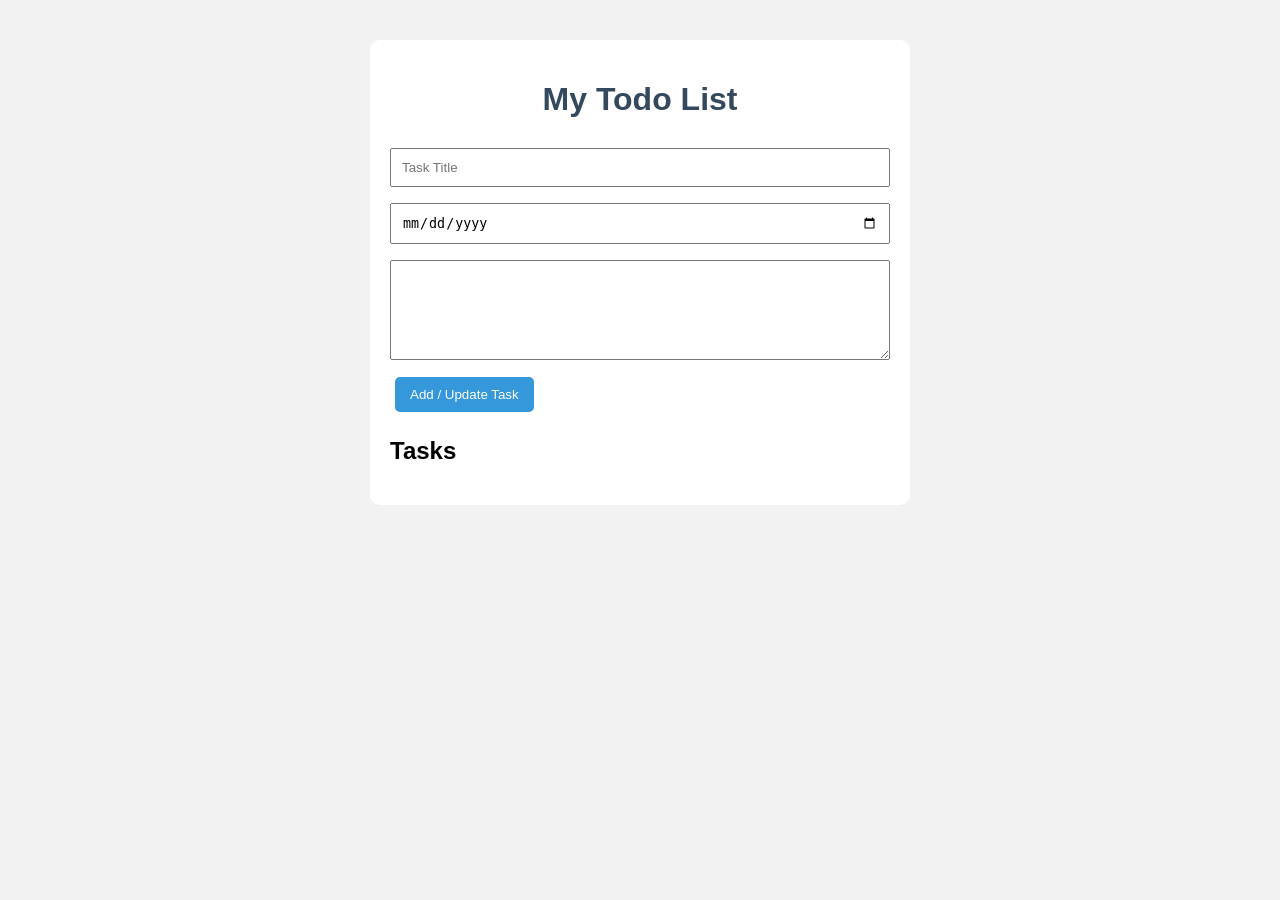
<file: task1/index.html>
<!DOCTYPE html>
<html>
<head>
    <title>Todo List</title>
    <link rel="stylesheet" href="style.css">
</head>

<body>

<div class="container">

    <h1>My Todo List</h1>

    <input 
        type="text" 
        id="title" 
        placeholder="Task Title"
    >

    <input 
        type="date" 
        id="date"
    >

    <textarea 
        id="description" 
        placeholder="Task Description">
    </textarea>


    <button onclick="addTask()">
        Add / Update Task
    </button>


    <h2>Tasks</h2>

    <ul id="taskList"></ul>

</div>


<script src="script.js"></script>

</body>
</html>
</file>
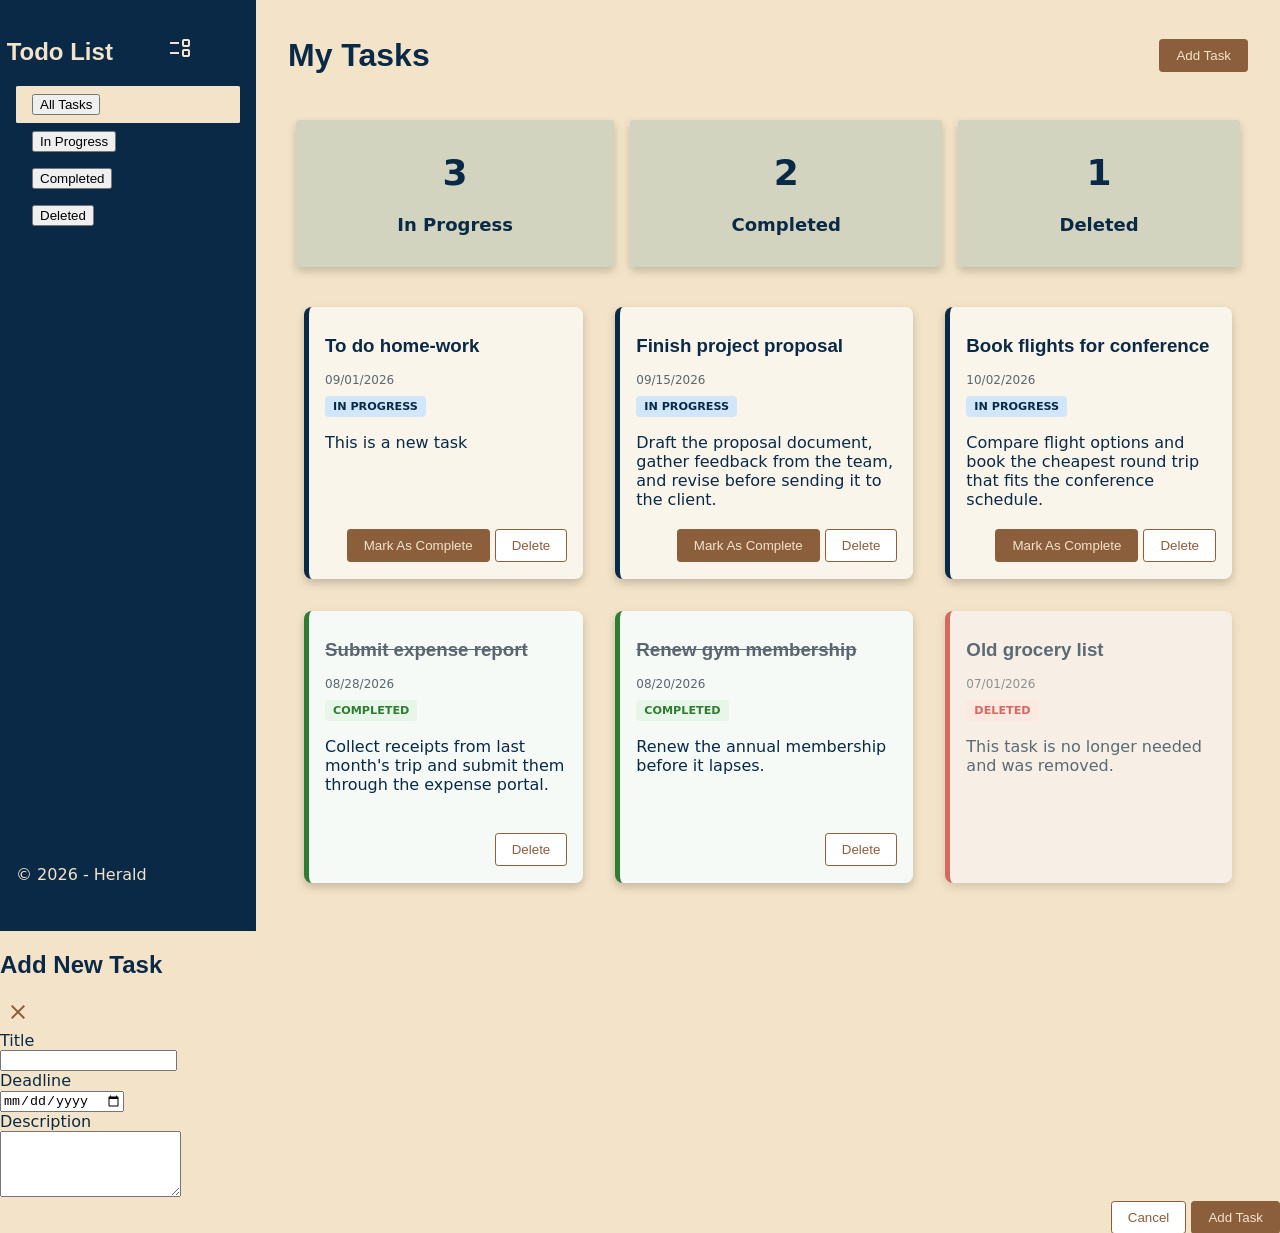
<file: week2/index.html>
<!doctype html>
<html lang="en">
  <head>
    <meta charset="UTF-8" />
    <meta name="viewport" content="width=device-width, initial-scale=1.0" />
    <link
      rel="stylesheet"
      href="https://fonts.googleapis.com/css2?family=Material+Symbols+Outlined"
    />
    <link rel="stylesheet" href="./style.css" />
    <script type="application/javascript" src="./script.js"></script>
    <title>My todo list</title>
  </head>
  <body>
    <div class="root-container">
      <aside class="sidebar">
        <div>
          <h1>
            <span class="material-symbols-outlined app-logo"> event_list </span>
            <span class="app-brand"> Todo List </span>
          </h1>

          <menu class="sidebar-menu">
            <li class="selected">
              <button data-filter="-1">All Tasks</button>
            </li>
            <li><button data-filter="0">In Progress</button></li>
            <li><button data-filter="1">Completed</button></li>
            <li><button data-filter="2">Deleted</button></li>
          </menu>
        </div>
        <footer class="page-footer">&copy; 2026 - Herald</footer>
      </aside>
      <main>
        <header>
          <h1>My Tasks</h1>
          <button id="add-task-btn" class="btn btn-primary">Add Task</button>
        </header>
        <div id="summary-container">
          <div class="summary-card">
            <span id="inprogress-count" class="text-lg">10</span>
            <br />
            <br />
            <span>In Progress</span>
          </div>
          <div class="summary-card">
            <span id="completed-count" class="text-lg">5</span>
            <br />
            <br />
            <span>Completed</span>
          </div>
          <div class="summary-card">
            <span id="deleted-count" class="text-lg">2</span>
            <br />
            <br />
            <span>Deleted</span>
          </div>
        </div>
        <ul class="task-list">
          <li>
            <article class="task-card status-inprogress">
              <header>
                <h3 class="task-title">Lorem ipsum</h3>
              </header>
              <span class="text-muted text-sm">09/10/2026</span>
              <div>
                <span class="status-badge badge-inprogress">In Progress</span>
              </div>
              <p>Lorem ipsum dolor sit amet consectetur adipisicing elit...</p>
              <footer class="text-right">
                <button class="btn btn-primary">Mark As Completed</button>
                <button class="btn btn-secondary">Delete</button>
              </footer>
            </article>
          </li>

          <li>
            <article class="task-card status-completed">
              <header>
                <h3 class="task-title">Lorem ipsum</h3>
              </header>
              <span class="text-muted text-sm">09/10/2026</span>
              <div>
                <span class="status-badge badge-completed">Completed</span>
              </div>
              <p>Lorem ipsum dolor sit amet consectetur adipisicing elit...</p>
              <footer class="text-right">
                <button class="btn btn-secondary">Delete</button>
              </footer>
            </article>
          </li>

          <li>
            <article class="task-card status-deleted">
              <header>
                <h3 class="task-title">Lorem ipsum</h3>
              </header>
              <span class="text-muted text-sm">09/10/2026</span>
              <div>
                <span class="status-badge badge-deleted">Deleted</span>
              </div>
              <p>Lorem ipsum dolor sit amet consectetur adipisicing elit...</p>
              <footer class="text-right"></footer>
            </article>
          </li>
        </ul>
      </main>
    </div>
    <div class="modal-overlay hidden" id="add-task-overlay">
      <div class="modal hidden" id="add-task-modal">
        <header>
          <h2>Add New Task</h2>
          <button
            type="button"
            class="btn-clear"
            id="close-modal-btn"
            aria-label="Close"
          >
            <span class="material-symbols-outlined">close</span>
          </button>
        </header>
        <form id="add-task-form">
          <div class="form-group">
            <label for="task-title-input">Title</label><br />
            <input
              class="form-control"
              type="text"
              id="task-title-input"
              name="title"
              required
            />
          </div>

          <div class="form-group">
            <label for="task-deadline-input">Deadline</label><br />
            <input
              class="form-control"
              type="date"
              id="task-deadline-input"
              name="deadline"
              required
            />
          </div>

          <div class="form-group">
            <label for="task-description-input">Description</label><br />
            <textarea
              class="form-control"
              id="task-description-input"
              rows="4"
              name="description"
              required
            ></textarea>
          </div>

          <footer class="text-right">
            <button
              type="button"
              class="btn btn-secondary"
              id="cancel-add-task-btn"
            >
              Cancel
            </button>
            <button type="submit" class="btn btn-primary">Add Task</button>
          </footer>
        </form>
      </div>
    </div>
  </body>
</html>
</file>
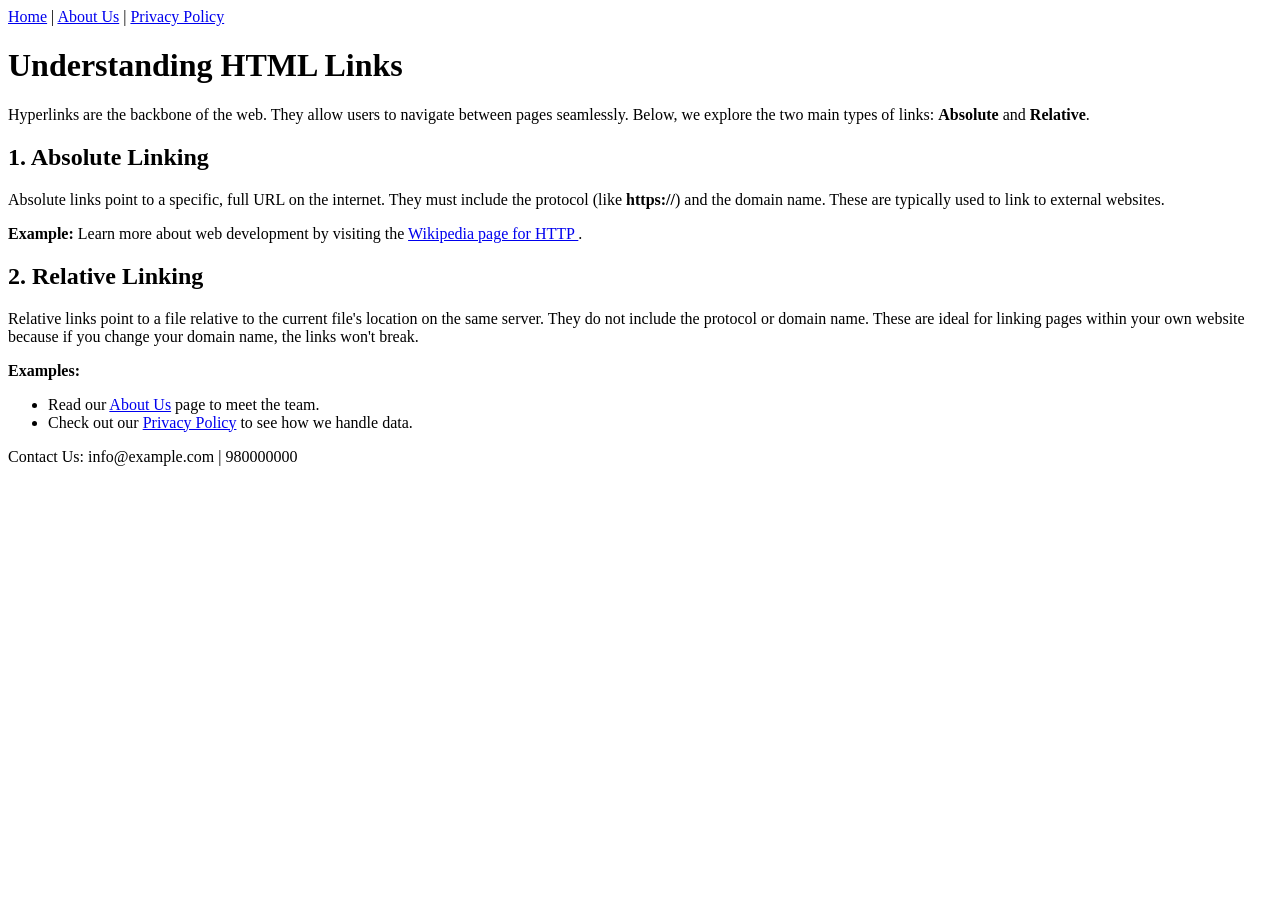
<file: week1/task3/index.html>
<!DOCTYPE html>
<html lang="en">
<head>
    <meta charset="UTF-8">
    <meta name="viewport" content="width=device-width, initial-scale=1.0">
    <title>Understanding HTML Links</title>
</head>
<body>

    <header>
        <nav>
            <a href="./index.html">Home</a> |
            <a href="./aboutus.html">About Us</a> |
            <a href="./policy.html">Privacy Policy</a>
        </nav>
    </header>

    <main>
        <h1>Understanding HTML Links</h1>

        <p>
            Hyperlinks are the backbone of the web. They allow users to navigate
            between pages seamlessly. Below, we explore the two main types of
            links: <strong>Absolute</strong> and <strong>Relative</strong>.
        </p>

        <h2>1. Absolute Linking</h2>

        <p>
            Absolute links point to a specific, full URL on the internet. They
            must include the protocol (like <strong>https://</strong>) and the
            domain name. These are typically used to link to external websites.
        </p>

        <p>
            <strong>Example:</strong>
            Learn more about web development by visiting the
            <a href="https://en.wikipedia.org/wiki/Hypertext_Transfer_Protocol">
                Wikipedia page for HTTP
            </a>.
        </p>

        <h2>2. Relative Linking</h2>

        <p>
            Relative links point to a file relative to the current file's
            location on the same server. They do not include the protocol or
            domain name. These are ideal for linking pages within your own
            website because if you change your domain name, the links won't
            break.
        </p>

        <p><strong>Examples:</strong></p>

        <ul>
            <li>
                Read our <a href="./aboutus.html">About Us</a> page to meet the team.
            </li>
            <li>
                Check out our
                <a href="./policy.html">Privacy Policy</a>
                to see how we handle data.
            </li>
        </ul>
    </main>

    <footer>
        <p>Contact Us: info@example.com | 980000000</p>
    </footer>

</body>
</html>
</file>
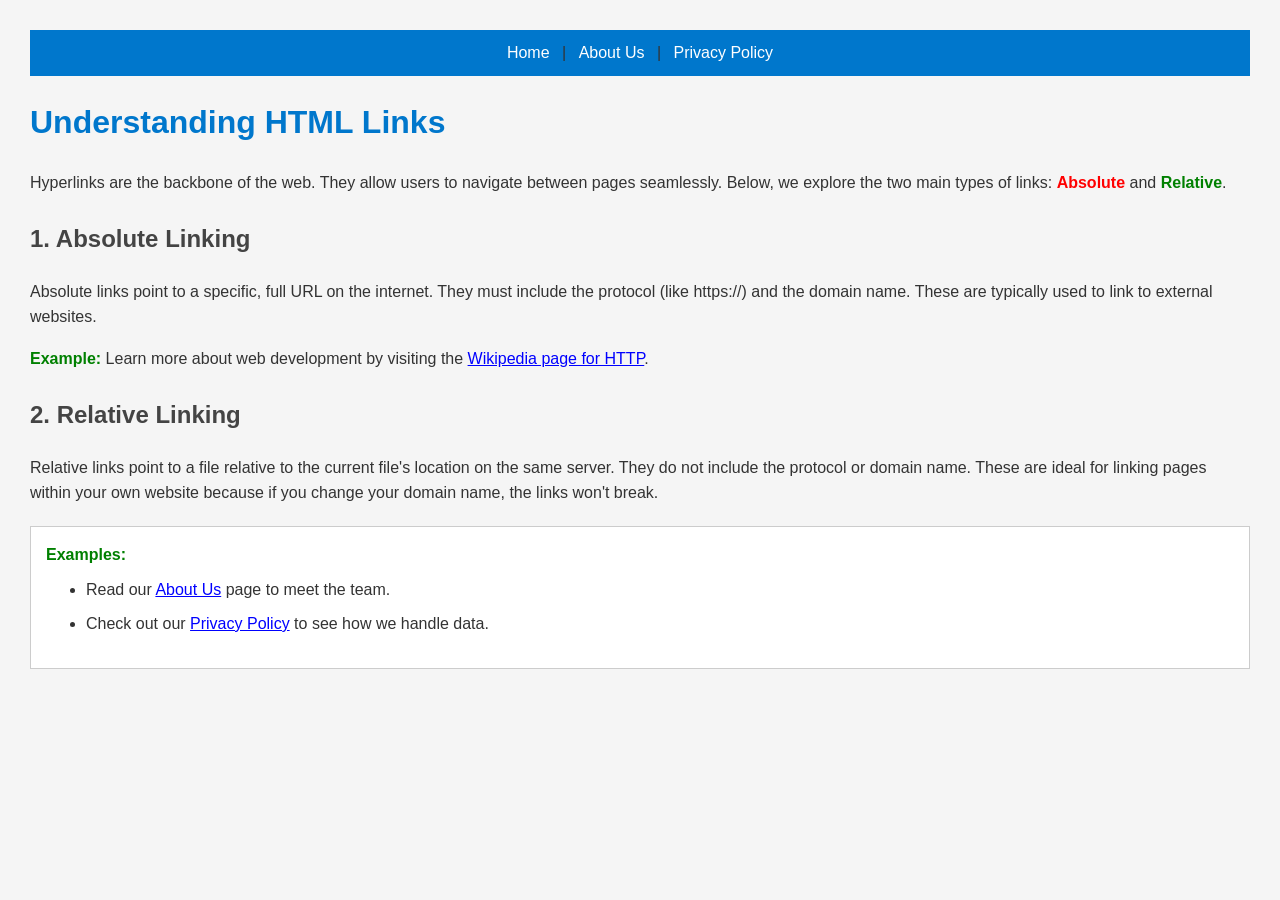
<file: week1/task6/index.html>
<!DOCTYPE html>
<html lang="en">
<head>
    <meta charset="UTF-8">
    <meta name="viewport" content="width=device-width, initial-scale=1.0">
    <link rel="stylesheet" href="./styles.css">
    <title>Understanding HTML Links & CSS</title>
</head>
<body>
    <header>
        <nav>
            <a href="#">Home</a> | 
            <a href="#">About Us</a> | 
            <a href="#">Privacy Policy</a>
        </nav>
    </header>
    
    <main>
        <h1>Understanding HTML Links</h1>

        <p >
            Hyperlinks are the backbone of the web. They allow users to navigate between pages seamlessly. Below, we explore the two main types of links: 
            <span>Absolute</span> and 
            <strong>Relative</strong>.
        </p>

        <h2>1. Absolute Linking</h2>

        <p>Absolute links point to a specific, full URL on the internet. They must include the protocol (like https://) and the domain name. These are typically used to link to external websites.</p>

        <p><strong>Example:</strong> Learn more about web development by visiting the <a href="https://en.wikipedia.org/wiki/HTTP" target="_blank">Wikipedia page for HTTP</a>.</p>
        
        <h2>2. Relative Linking</h2>

        <p>
            Relative links point to a file relative to the current file's location on the same server. They do not include the protocol or domain name. These are ideal for linking pages within your own website because if you change your domain name, the links won't break.
        </p>

        <div>
            <strong>Examples:</strong>
            <ul>
                <li> Read our <a href="#">About Us</a> page to meet the team.</li>
                <li> Check out our <a href="#">Privacy Policy</a> to see how we handle data.</li>
            </ul>
        </div>
    </main>
</body>
</html>
</file>
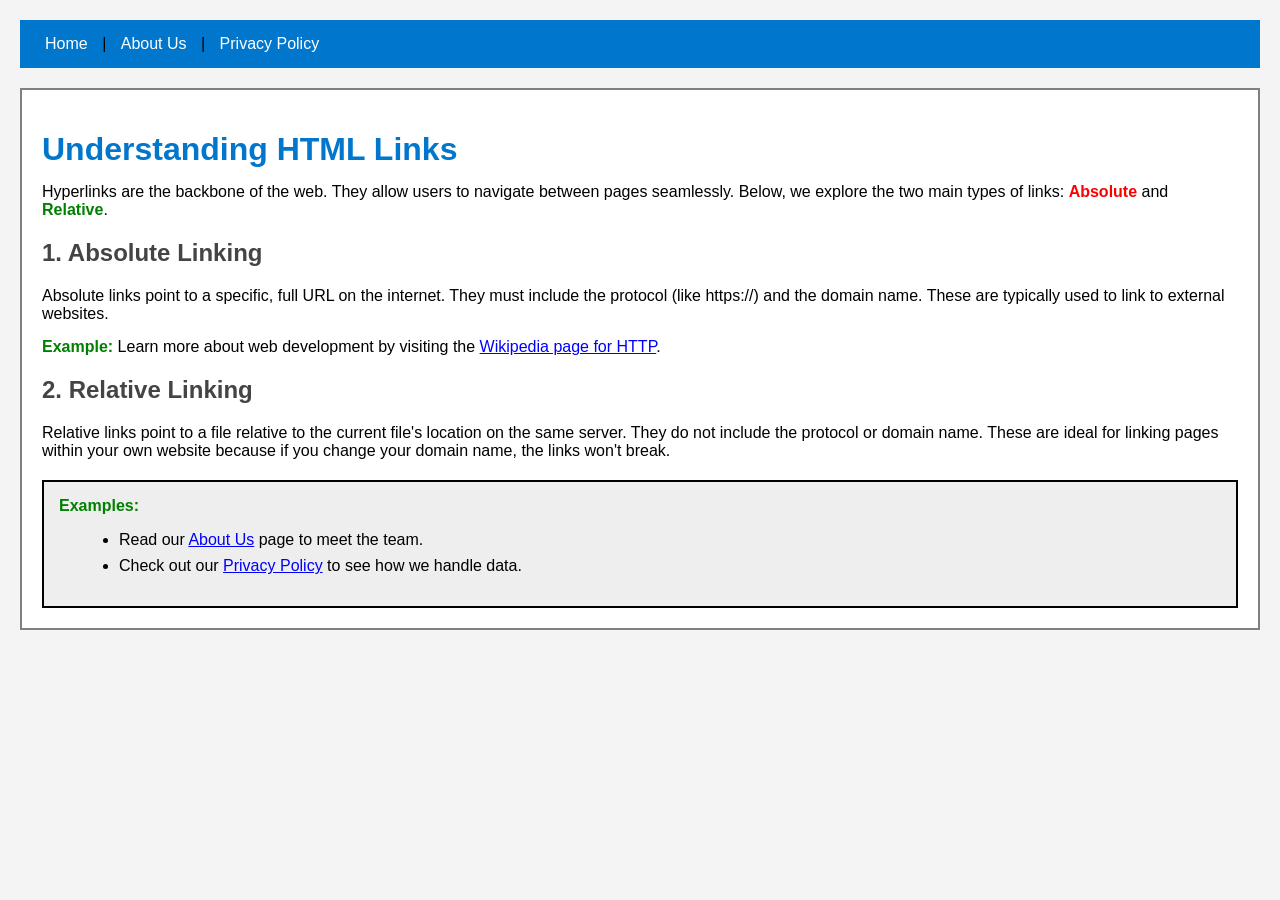
<file: week1/task7/index.html>
<!DOCTYPE html>
<html lang="en">
<head>
    <meta charset="UTF-8">
    <meta name="viewport" content="width=device-width, initial-scale=1.0">
    <link rel="stylesheet" href="./styles.css"> 
    <title>Understanding HTML Links & CSS</title>
</head>
<body>
    <header>
        <nav>
            <a href="#">Home</a> | 
            <a href="#">About Us</a> | 
            <a href="#">Privacy Policy</a>
        </nav>
    </header>

    <main>
        <h1>Understanding HTML Links</h1>
        <p >
            Hyperlinks are the backbone of the web. They allow users to navigate between pages seamlessly. Below, we explore the two main types of links: 
            <span>Absolute</span> and 
            <strong>Relative</strong>.
        </p>

        <h2>1. Absolute Linking</h2>

        <p>Absolute links point to a specific, full URL on the internet. They must include the protocol (like https://) and the domain name. These are typically used to link to external websites.</p>

        <p><strong>Example:</strong> Learn more about web development by visiting the <a href="https://en.wikipedia.org/wiki/HTTP" target="_blank">Wikipedia page for HTTP</a>.</p>
        
        <h2>2. Relative Linking</h2>

        <p>
            Relative links point to a file relative to the current file's location on the same server. They do not include the protocol or domain name. These are ideal for linking pages within your own website because if you change your domain name, the links won't break.
        </p>

        <div>
            <strong>Examples:</strong>
            <ul>
                <li> Read our <a href="#">About Us</a> page to meet the team.</li>
                <li> Check out our <a href="#">Privacy Policy</a> to see how we handle data.</li>
            </ul>
        </div>
    </main>
</body>
</html>
</file>
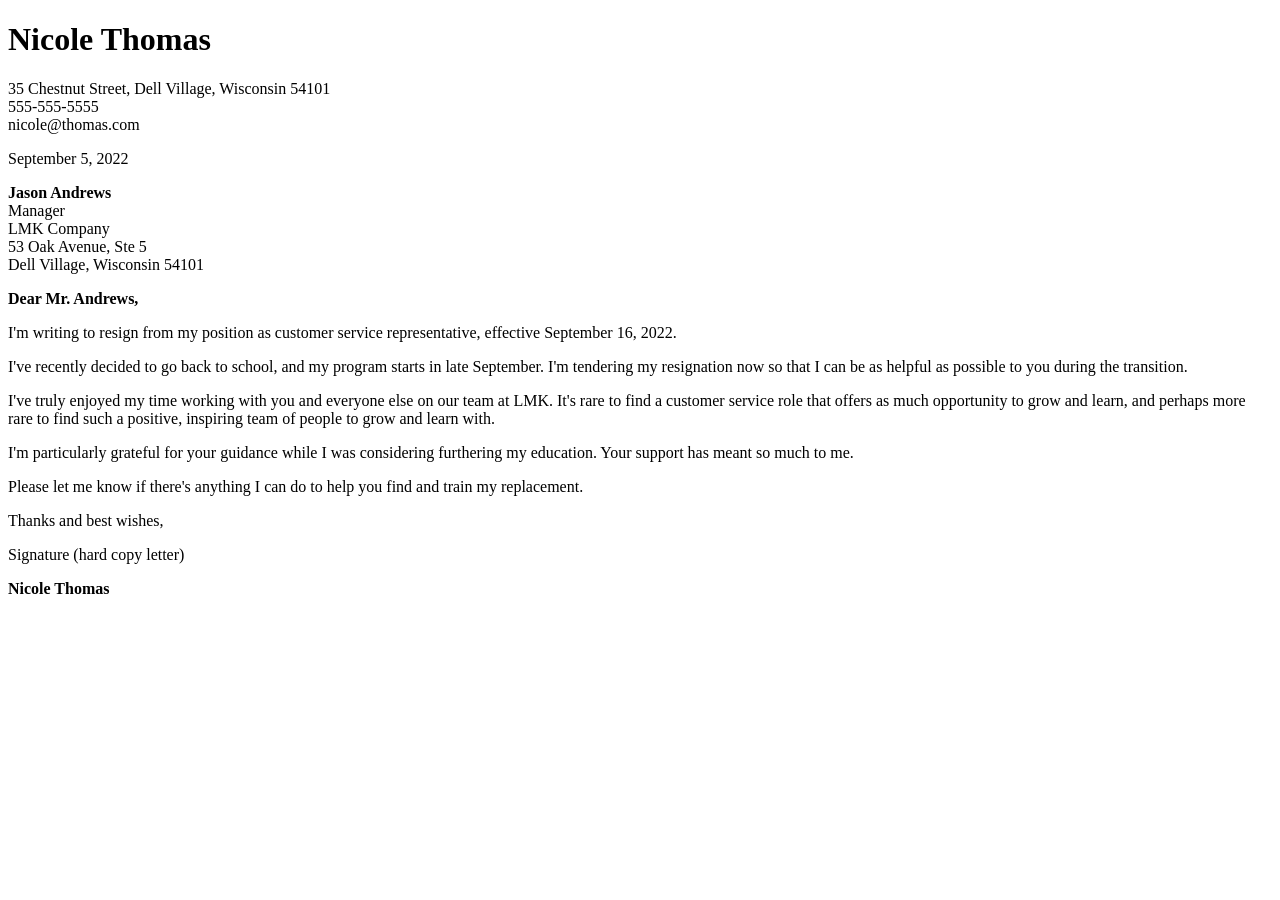
<file: week1/task1.html>
<!DOCTYPE html>
<html>
<head>
    <title>Resignation Letter</title>
</head>
<body>

    <h1>Nicole Thomas</h1>

    <p>
        35 Chestnut Street, Dell Village, Wisconsin 54101 <br>
        555-555-5555 <br>
        nicole@thomas.com
    </p>

    <p>September 5, 2022</p>

    <p>
        <strong>Jason Andrews</strong><br>
        Manager<br>
        LMK Company<br>
        53 Oak Avenue, Ste 5<br>
        Dell Village, Wisconsin 54101
    </p>

    <p><strong>Dear Mr. Andrews,</strong></p>

    <p>
        I'm writing to resign from my position as customer service representative,
        effective September 16, 2022.
    </p>

    <p>
        I've recently decided to go back to school, and my program starts in late
        September. I'm tendering my resignation now so that I can be as helpful
        as possible to you during the transition.
    </p>

    <p>
        I've truly enjoyed my time working with you and everyone else on our team
        at LMK. It's rare to find a customer service role that offers as much
        opportunity to grow and learn, and perhaps more rare to find such a
        positive, inspiring team of people to grow and learn with.
    </p>

    <p>
        I'm particularly grateful for your guidance while I was considering
        furthering my education. Your support has meant so much to me.
    </p>

    <p>
        Please let me know if there's anything I can do to help you find and
        train my replacement.
    </p>

    <p>Thanks and best wishes,</p>

    <p>Signature (hard copy letter)</p>

    <p><strong>Nicole Thomas</strong></p>

</body>
</html>
</file>
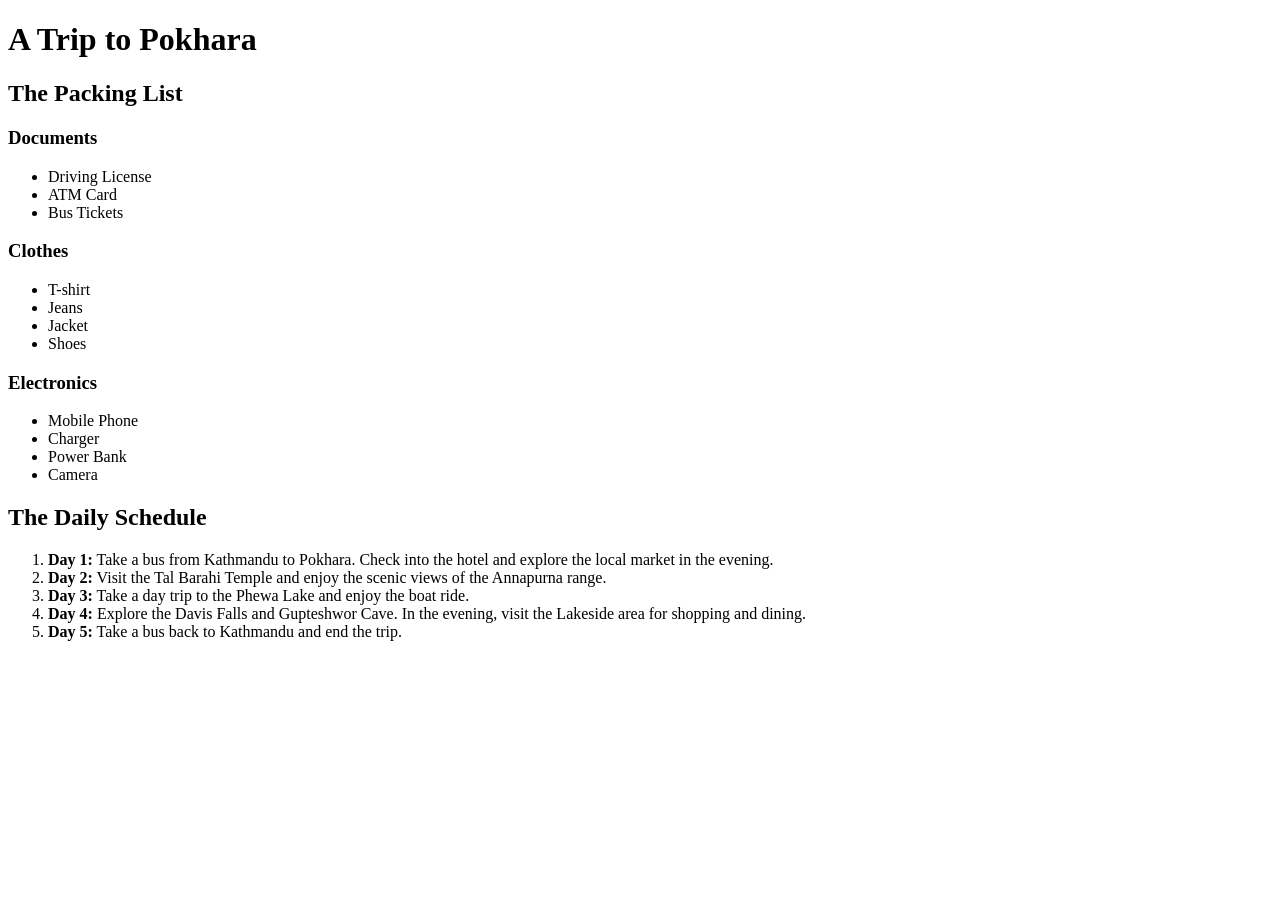
<file: week1/task2.html>
<!DOCTYPE html>
<html>
<head>
    <title>A Trip to Pokhara</title>
</head>
<body>

    <h1>A Trip to Pokhara</h1>

    <h2>The Packing List</h2>

    <h3>Documents</h3>
    <ul>
        <li>Driving License</li>
        <li>ATM Card</li>
        <li>Bus Tickets</li>
    </ul>

    <h3>Clothes</h3>
    <ul>
        <li>T-shirt</li>
        <li>Jeans</li>
        <li>Jacket</li>
        <li>Shoes</li>
    </ul>

    <h3>Electronics</h3>
    <ul>
        <li>Mobile Phone</li>
        <li>Charger</li>
        <li>Power Bank</li>
        <li>Camera</li>
    </ul>

    <h2>The Daily Schedule</h2>

    <ol>
        <li>
            <strong>Day 1:</strong> Take a bus from Kathmandu to Pokhara. Check into the hotel and explore the local market in the evening.
        </li>
        <li>
            <strong>Day 2:</strong> Visit the Tal Barahi Temple and enjoy the scenic views of the Annapurna range.
        </li>
        <li>
            <strong>Day 3:</strong> Take a day trip to the Phewa Lake and enjoy the boat ride.
        </li>
        <li>
            <strong>Day 4:</strong> Explore the Davis Falls and Gupteshwor Cave. In the evening, visit the Lakeside area for shopping and dining.
        </li>
        <li>
            <strong>Day 5:</strong> Take a bus back to Kathmandu and end the trip.
        </li>
    </ol>

</body>
</html>
</file>
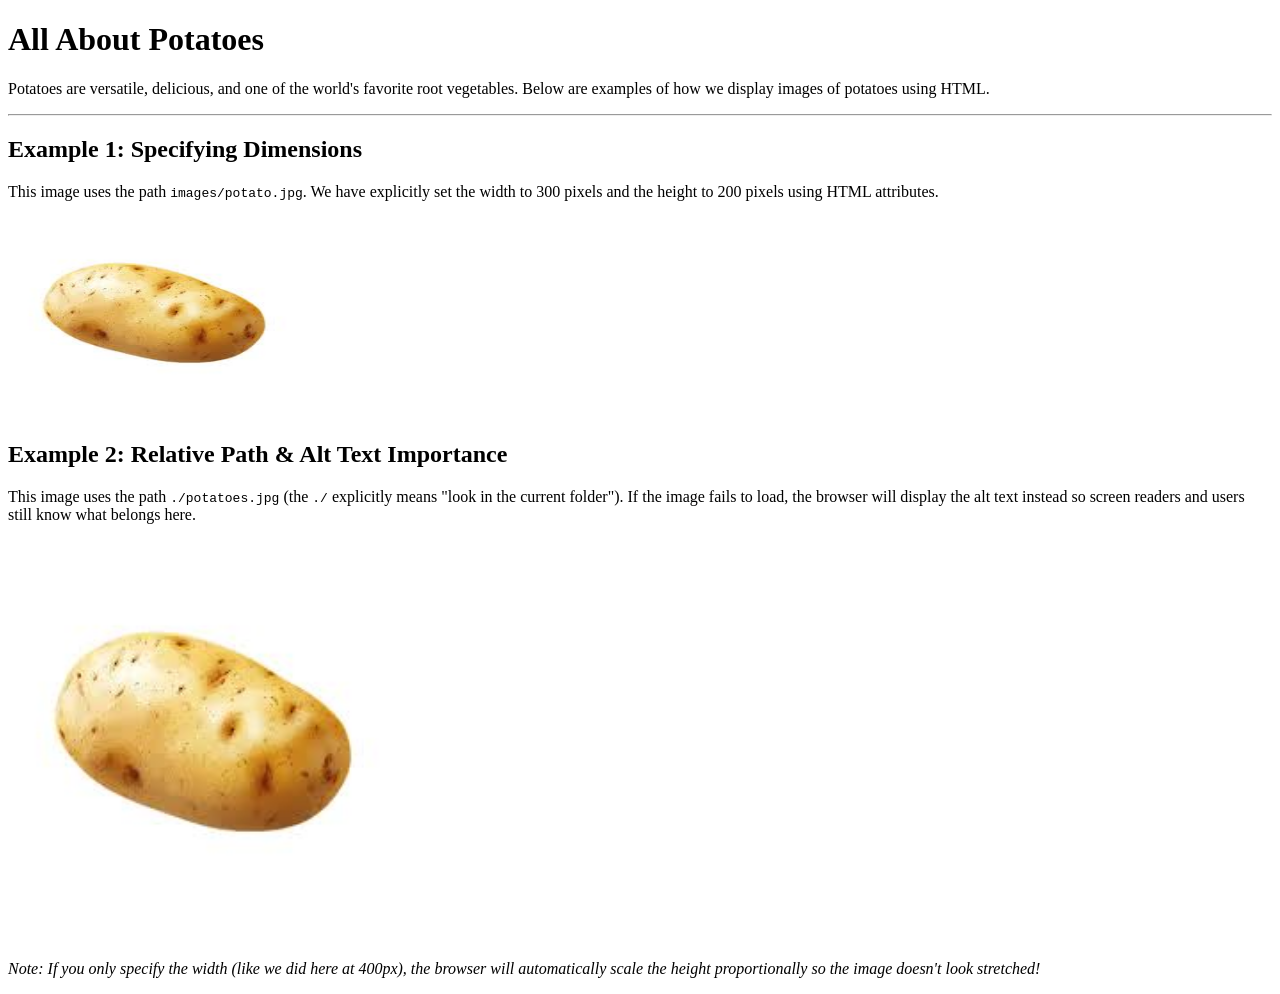
<file: week1/task4.html>
<!DOCTYPE html>
<html lang="en">
<head>
    <meta charset="UTF-8">
    <title>All About Potatoes</title>
</head>
<body>

    <h1>All About Potatoes</h1>

    <p>
        Potatoes are versatile, delicious, and one of the world's favorite root vegetables.
        Below are examples of how we display images of potatoes using HTML.
    </p>

    <hr>

    <h2>Example 1: Specifying Dimensions</h2>

    <p>
        This image uses the path <code>images/potato.jpg</code>. We have explicitly
        set the width to 300 pixels and the height to 200 pixels using HTML attributes.
    </p>

    <img src="./Potato.jpg" alt="Potato" width="300" height="200">

    <h2>Example 2: Relative Path &amp; Alt Text Importance</h2>

    <p>
        This image uses the path <code>./potatoes.jpg</code> (the <code>./</code>
        explicitly means "look in the current folder"). If the image fails to load,
        the browser will display the alt text instead so screen readers and users
        still know what belongs here.
    </p>

    <img src="./Potato.jpg" alt="Three potatoes" width="400">

    <p>
        <i>
            Note: If you only specify the width (like we did here at 400px),
            the browser will automatically scale the height proportionally so
            the image doesn't look stretched!
        </i>
    </p>

</body>
</html>
</file>
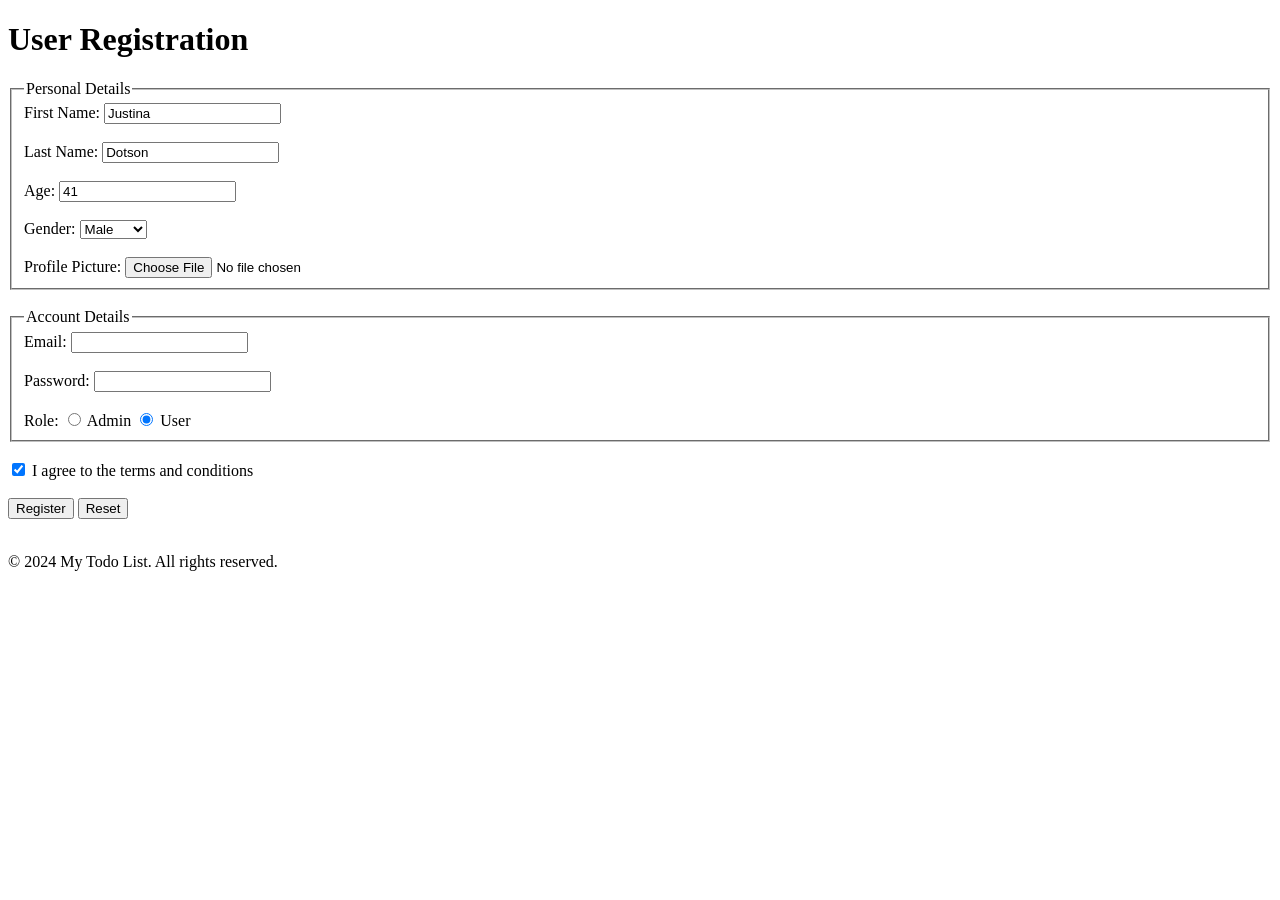
<file: week1/task5.html>
<!DOCTYPE html>
<html lang="en">
<head>
    <meta charset="UTF-8">
    <meta name="viewport" content="width=device-width, initial-scale=1.0">
    <title>User Registration</title>
</head>
<body>

    <h1>User Registration</h1>

    <form>

        <fieldset>
            <legend>Personal Details</legend>

            <label>First Name:</label>
            <input type="text" name="firstname" value="Justina">
            <br><br>

            <label>Last Name:</label>
            <input type="text" name="lastname" value="Dotson">
            <br><br>

            <label>Age:</label>
            <input type="number" name="age" value="41">
            <br><br>

            <label>Gender:</label>
            <select name="gender">
                <option selected>Male</option>
                <option>Female</option>
                <option>Other</option>
            </select>
            <br><br>

            <label>Profile Picture:</label>
            <input type="file" name="picture">

        </fieldset>

        <br>

        <fieldset>
            <legend>Account Details</legend>

            <label>Email:</label>
            <input type="email" name="email">
            <br><br>

            <label>Password:</label>
            <input type="password" name="password">
            <br><br>

            <label>Role:</label>

            <input type="radio" name="role" value="Admin">
            <label>Admin</label>

            <input type="radio" name="role" value="User" checked>
            <label>User</label>

        </fieldset>

        <br>

        <input type="checkbox" checked>
        <label>I agree to the terms and conditions</label>

        <br><br>

        <input type="submit" value="Register">
        <input type="reset" value="Reset">

    </form>

    <br>

    <footer>
        <p>&copy; 2024 My Todo List. All rights reserved.</p>
    </footer>

</body>
</html>
</file>
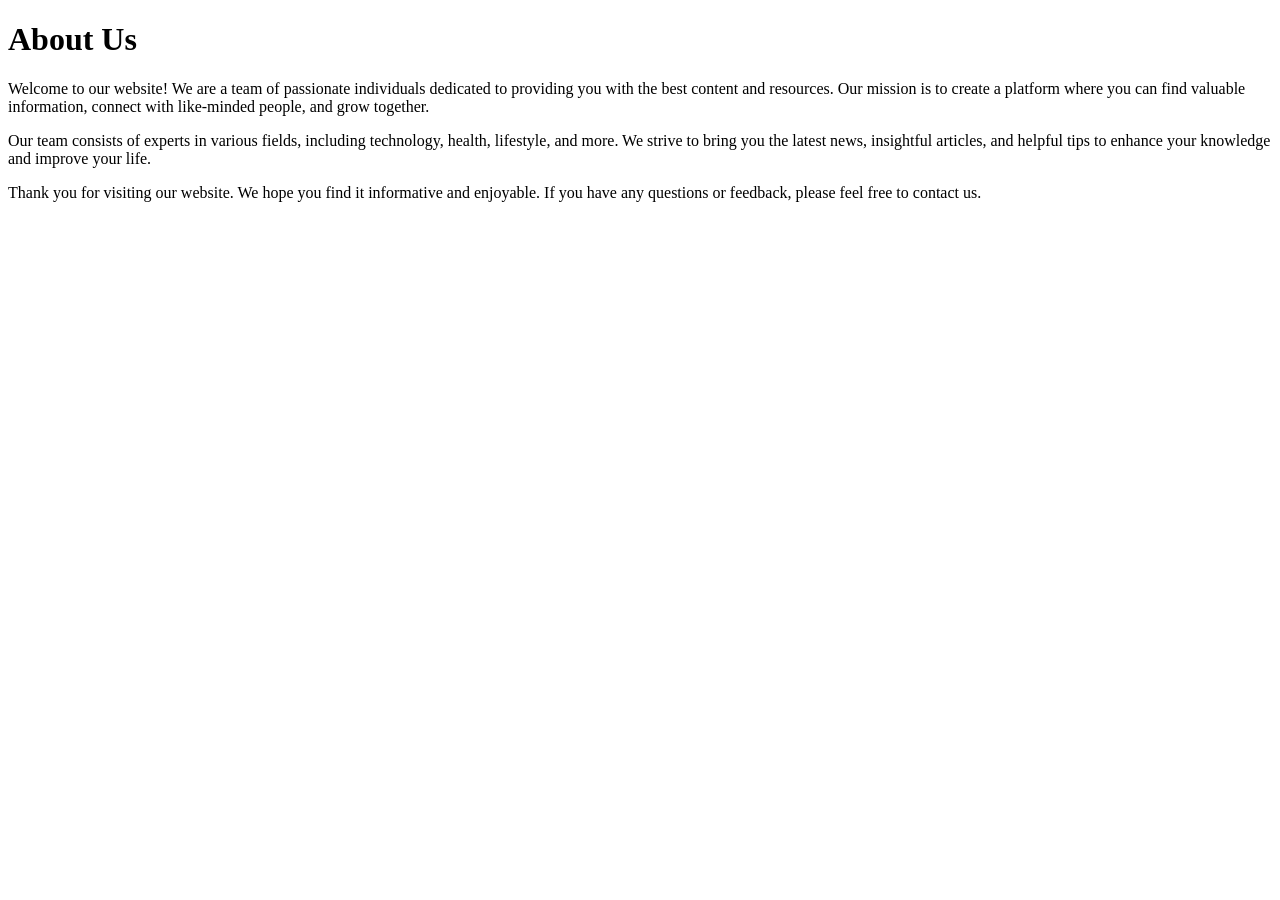
<file: week1/task3/aboutus.html>
<!DOCTYPE html>
<html lang="en">
<head>
    <meta charset="UTF-8">
    <meta name="viewport" content="width=device-width, initial-scale=1.0">
    <title>Document</title>
</head>
<body>
    <h1>About Us</h1>
    <p>Welcome to our website! We are a team of passionate individuals dedicated to providing you with the best content and resources. Our mission is to create a platform where you can find valuable information, connect with like-minded people, and grow together.</p>
    <p>Our team consists of experts in various fields, including technology, health, lifestyle, and more. We strive to bring you the latest news, insightful articles, and helpful tips to enhance your knowledge and improve your life.</p>
    <p>Thank you for visiting our website. We hope you find it informative and enjoyable. If you have any questions or feedback, please feel free to contact us.</p>
</body>
</html>
</file>
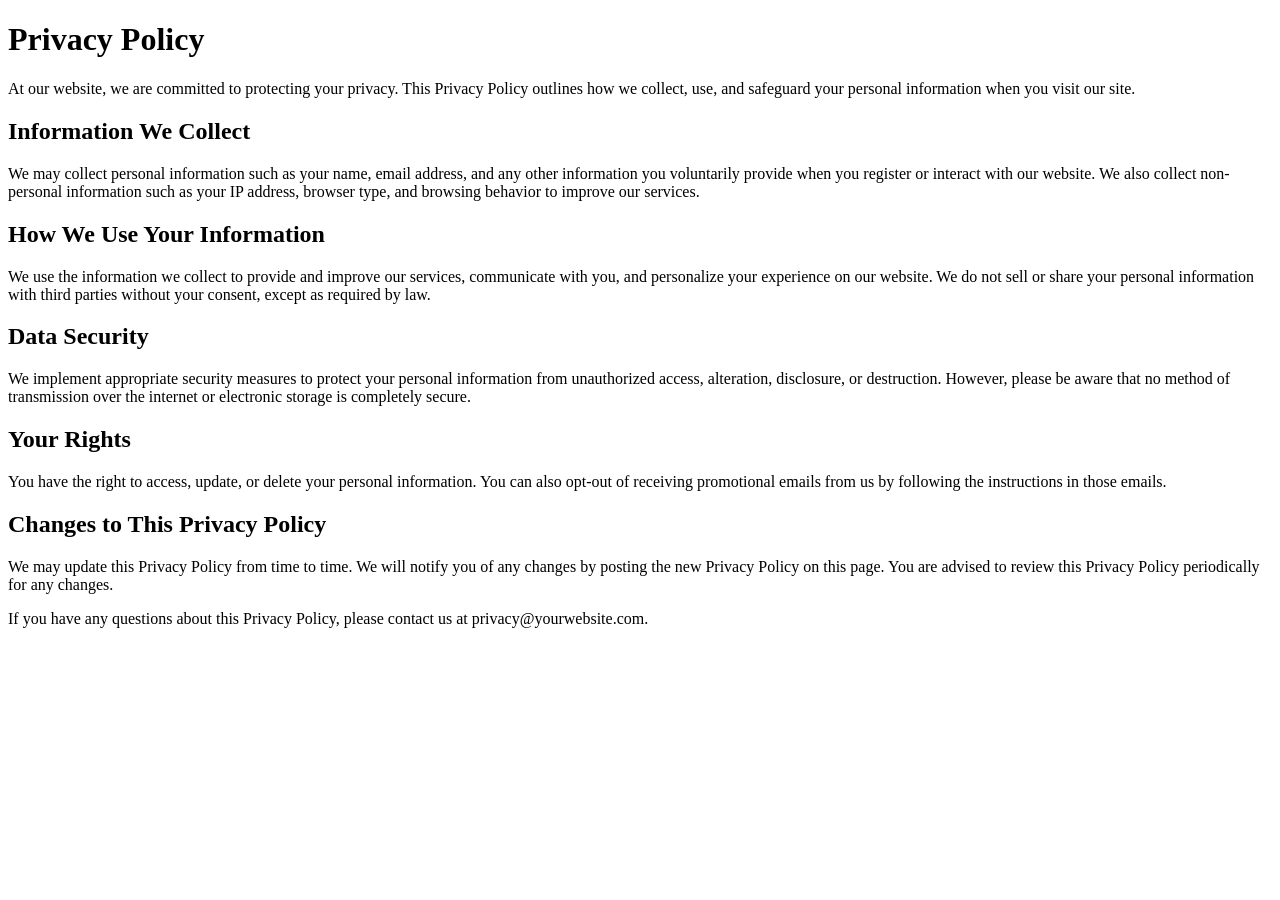
<file: week1/task3/policy.html>
<!DOCTYPE html>
<html lang="en">
<head>
    <meta charset="UTF-8">
    <meta name="viewport" content="width=device-width, initial-scale=1.0">
    <title>Document</title>
</head>
<body>
    <h1>Privacy Policy</h1>
    <p>At our website, we are committed to protecting your privacy. This Privacy Policy outlines how we collect, use, and safeguard your personal information when you visit our site.</p>
    <h2>Information We Collect</h2>
    <p>We may collect personal information such as your name, email address, and any
other information you voluntarily provide when you register or interact with our website. We also collect non-personal information such as your IP address, browser type, and browsing behavior to improve our services.</p>
    <h2>How We Use Your Information</h2>
    <p>We use the information we collect to provide and improve our services, communicate with
you, and personalize your experience on our website. We do not sell or share your personal information with third parties without your consent, except as required by law.</p>
    <h2>Data Security</h2>
    <p>We implement appropriate security measures to protect your personal information from unauthorized access, alteration, disclosure, or destruction. However, please be aware that no method of transmission over the internet or electronic storage is completely secure.</p>
    <h2>Your Rights</h2>
    <p>You have the right to access, update, or delete your personal information. You can also opt-out of receiving promotional emails from us by following the instructions in those emails.</p>
    <h2>Changes to This Privacy Policy</h2>
    <p>We may update this Privacy Policy from time to time. We will notify you of any changes by posting the new Privacy Policy on this page. You are advised to review this Privacy Policy periodically for any changes.</p>
    <p>If you have any questions about this Privacy Policy, please contact us at privacy@yourwebsite.com.</p>

</body>
</html>
</file>
<file: task1/style.css>
body{
    font-family: Arial, sans-serif;
    background:#f2f2f2;
}


.container{

    width:500px;
    margin:40px auto;
    background:white;
    padding:20px;
    border-radius:10px;

}


h1{

    text-align:center;
    color:#34495e;

}


input,
textarea{

    width:100%;
    padding:10px;
    margin:8px 0;
    box-sizing:border-box;

}


textarea{

    height:100px;

}


button{

    background:#3498db;
    color:white;
    border:none;
    padding:10px 15px;
    margin:5px;
    cursor:pointer;
    border-radius:5px;

}


button:hover{

    background:#2980b9;

}


ul{

    padding:0;

}


li{

    list-style:none;
    background:#ecf0f1;
    margin-top:15px;
    padding:15px;
    border-left:5px solid #3498db;
    border-radius:5px;

}


.completed{

    background:#d5f5e3;
    border-left:5px solid green;

}


.delete{

    background:#e74c3c;

}


.delete:hover{

    background:#c0392b;

}


.edit{

    background:#f39c12;

}


.edit:hover{

    background:#d68910;

}


.complete{

    background:#27ae60;

}


.complete:hover{

    background:#1e8449;

}
</file>
<file: week2/style.css>
/* ==========================================================================
   1. GLOBAL & BASE STYLES
   ========================================================================== */

* {
  box-sizing: border-box;
}

body {
  font-family:
    system-ui,
    -apple-system,
    BlinkMacSystemFont,
    "Segoe UI",
    Roboto,
    Oxygen,
    Ubuntu,
    Cantarell,
    "Open Sans",
    "Helvetica Neue",
    sans-serif;
  margin: 0;
  padding: 0;
  background-color: hsl(39, 64%, 87%);
  color: hsl(210, 75%, 16%);
}

h1,
h2,
h3,
h4,
h5,
h6 {
  font-family: "Segoe UI", Tahoma, Geneva, Verdana, sans-serif;
}

/* ==========================================================================
   2. LAYOUT / CONTAINERS
   ========================================================================== */

.root-container {
  display: grid;
  grid-template-columns: 1fr 4fr;
}

main {
  padding: 1rem 2rem;
}

main > header {
  display: flex;
  align-items: center;
  justify-content: space-between;
}

/* ==========================================================================
   3. SIDEBAR / NAVIGATION
   ========================================================================== */

aside {
  background-color: hsl(210, 75%, 16%);
  min-height: 100vh;
  color: hsl(39, 64%, 87%);
  padding: 1rem;
}

.sidebar {
  display: flex;
  flex-direction: column;
  justify-content: space-between;
}

/* Task 1: Swap icon and text using relative positioning */
.app-logo {
  position: relative;
  left: 9.5rem;
}

.app-brand {
  position: relative;
  left: -2.5rem;
}

menu.sidebar-menu {
  padding: 0;
}

.sidebar-menu li {
  list-style-type: none;
  padding: 0.5rem 1rem;
  border-radius: 0.1rem;
  font-size: 1rem;
}

.sidebar-menu li:hover {
  cursor: pointer;
  text-decoration: underline;
}

.sidebar-menu .selected {
  background-color: hsl(39, 64%, 87%);
  color: hsl(210, 75%, 16%);
}

/* Task 2: Fixed footer in bottom left corner */
.page-footer {
  position: fixed;
  bottom: 0;
  left: 0;
  padding: 1rem;
}

/* ==========================================================================
   4. BUTTONS
   ========================================================================== */

/* Base Button */
.btn {
  padding: 0.5rem 1rem;
  border: solid 1px hsl(210, 75%, 16%);
  border-radius: 0.2rem;
  text-decoration: none;
  font-weight: 500;
}

.btn:hover {
  border: solid 1px hsl(210, 75%, 30%);
  cursor: pointer;
}

/* Primary Button */
.btn-primary {
  background-color: hsl(26, 40%, 39%);
  border: solid 1px hsl(26, 40%, 39%);
  color: hsl(39, 64%, 87%);
}

.btn-primary:hover {
  background-color: hsl(26, 33%, 30%);
  border: solid 1px hsl(26, 33%, 30%);
}

/* Secondary Button */
.btn-secondary {
  background-color: hsl(0, 0%, 100%);
  color: hsl(26, 40%, 39%);
  border: solid 1px hsl(26, 40%, 39%);
}

.btn-secondary:hover {
  background-color: hsl(0, 0%, 93%);
  border: solid 1px hsl(26, 33%, 30%);
}

/* Clear/Icon Button */
.btn-clear {
  border: none;
  background-color: transparent;
  color: hsl(26, 40%, 39%);
  font-size: 1.5rem;
}

.btn-clear:hover {
  cursor: pointer;
}

/* ==========================================================================
   5. CARDS & LISTS (Tasks & Summaries)
   ========================================================================== */

/* Task Lists */
.task-list {
  display: grid;
  grid-template-columns: auto auto auto;
}

ul.task-list {
  padding: 0;
}

.task-list li {
  list-style-type: none;
  padding: 0;
}

/* Task Cards */
.task-card {
  background-color: hsl(39, 60%, 95%);
  padding: 1rem;
  border-radius: 0.5rem;
  box-shadow: 0 4px 10px hsla(0, 0%, 0%, 0.2);
  margin: 1rem;
}

.task-card header {
  display: flex;
  justify-content: space-between;
  align-items: center;
}

/* Task 3: positioned parent for the dropdown */
.dropdown {
  position: relative;
}

.task-card p {
  max-height: 5rem;
  min-height: 5rem;
  overflow: hidden;
}

.task-title {
  margin: 0.75rem 0;
}

/* Summary Cards Dashboard */
#summary-container {
  margin-top: 1rem;
  display: flex;
  width: 100%;
}

.summary-card {
  padding: 2rem;
  margin: 0.5rem;
  background-color: hsl(63, 19%, 79%);
  border-radius: 0.2rem;
  font-size: large;
  font-weight: bold;
  text-align: center;
  box-shadow: 0 4px 10px hsla(0, 0%, 0%, 0.2);
  flex-grow: 1;
}

/* ==========================================================================
   6. DROPDOWN MENUS
   ========================================================================== */

.dropdown-content {
  display: none;
  position: absolute;
  background-color: hsl(39, 64%, 87%);
  min-width: max-content;
  right: 0;
  top: 25px;
  padding: 1rem;
  box-shadow: 0 4px 10px hsla(0, 0%, 0%, 0.2);
  z-index: 1;
}

.dropdown-content ul {
  padding: 0;
}

.dropdown-content li {
  padding: 0.2rem 1rem;
  text-decoration: underline;
}

.dropdown-content li a {
  color: hsl(210, 75%, 16%);
}

/* ==========================================================================
   7. UTILITY CLASSES
   ========================================================================== */

.text-muted {
  color: hsl(210, 10%, 40%);
}

.text-sm {
  font-size: 0.75rem;
}

.text-lg {
  font-size: 2em;
}

.text-right {
  text-align: right;
}

.show {
  display: inline-block;
}

/* ==========================================================================
   8. RESPONSIVE DESIGN (MEDIA QUERIES)
   ========================================================================== */

/* --- Tablet Breakpoint --- */
@media (max-width: 1024px) {
  /* Task 1: Collapse sidebar into a single stacked column layout */
  .root-container {
    grid-template-columns: 1fr;
  }

  aside {
    min-height: auto; /* Allow content to dictate height */
  }

  .page-footer {
    position: static; /* Revert fixed positioning so it doesn't overlap tasks */
    padding: 1rem 0 0 0;
  }

  /* Task 2: Horizontal navigation menu layout */
  menu.sidebar-menu {
    display: flex;
    flex-wrap: wrap;
    gap: 0.5rem;
  }

  /* Task 3: Reduce task card layout from 3 columns to 2 columns */
  .task-list {
    grid-template-columns: repeat(2, 1fr);
  }
}

/* --- Mobile Breakpoint --- */
@media (max-width: 640px) {
  /* Task 3: Collapse task card layout down to a single column */
  .task-list {
    grid-template-columns: 1fr;
  }

  /* Task 3 Hint Check: Stack action buttons if screen gets too tight */
  .task-card footer {
    display: flex;
    flex-direction: column;
    gap: 0.5rem;
  }

  .task-card footer .btn {
    width: 100%;
    text-align: center;
  }

  /* Task 4: Allow summary cards dashboard to wrap vertically */
  #summary-container {
    flex-wrap: wrap;
  }

  .summary-card {
    min-width: 140px; /* Ensures they drop cleanly and maintain readability */
  }
}

/* ==========================================================================
   9. TASK STATUS VISUAL DIFFERENTIATION
   ========================================================================== */

/* Status Left Borders & Background Tints */
.task-card.status-inprogress {
  border-left: 5px solid hsl(210, 75%, 16%); /* Accent Theme Blue */
}

.task-card.status-completed {
  border-left: 5px solid #2e7d32; /* Success Green */
  background-color: hsl(145, 30%, 97%);
}

.task-card.status-deleted {
  border-left: 5px solid #c62828; /* Danger Red */
  background-color: hsl(0, 30%, 97%);
  opacity: 0.65; /* Fades out deleted tasks */
}

/* Title adjustments for completed/deleted tasks */
.task-card.status-completed .task-title {
  text-decoration: line-through;
  color: hsl(210, 10%, 40%);
}

/* Status Badges */
.status-badge {
  display: inline-block;
  padding: 0.25rem 0.5rem;
  border-radius: 0.25rem;
  font-size: 0.7rem;
  font-weight: bold;
  text-transform: uppercase;
  margin-top: 0.5rem;
}

.badge-inprogress {
  background-color: hsl(210, 75%, 90%);
  color: hsl(210, 75%, 16%);
}

.badge-completed {
  background-color: #e8f5e9;
  color: #2e7d32;
}

.badge-deleted {
  background-color: #ffebee;
  color: #c62828;
}

.task-card footer {
  min-height: 34px;
}
</file>
<file: week1/task6/styles.css>
body {
    font-family: Arial, sans-serif;
    margin: 30px;
    background-color: #f5f5f5;
    color: #333;
    line-height: 1.6;
}

header {
    background-color: #0077cc;
    padding: 10px;
}

nav {
    text-align: center;
}

nav a {
    color: white;
    text-decoration: none;
    margin: 0 8px;
}

nav a:hover {
    text-decoration: underline;
}

h1 {
    color: #0077cc;
}

h2 {
    color: #444;
    margin-top: 25px;
}

p {
    margin-bottom: 15px;
}

span {
    color: red;
    font-weight: bold;
}

strong {
    color: green;
}

div {
    background-color: white;
    border: 1px solid #ccc;
    padding: 15px;
    margin-top: 20px;
}

ul {
    margin-top: 10px;
}

li {
    margin-bottom: 8px;
}

a {
    color: blue;
}

a:hover {
    color: darkblue;
}
</file>
<file: week1/task7/styles.css>
/* Body */
body {
    font-family: Arial, sans-serif;
    background-color: #f4f4f4;
    margin: 20px;
}

/* Header */
header {
    background-color: #0077cc;
    padding: 15px;
    margin-bottom: 20px;
}

nav a {
    color: white;
    text-decoration: none;
    margin: 10px;
}

/* Main Content */
main {
    background-color: white;
    border: 2px solid gray;
    padding: 20px;
}

/* Headings */
h1 {
    color: #0077cc;
    margin-bottom: 15px;
}

h2 {
    color: #444;
    margin-top: 20px;
}

/* Paragraphs */
p {
    margin: 15px 0;
}

/* Span and Strong */
span {
    color: red;
    font-weight: bold;
}

strong {
    color: green;
}


div {
    border: 2px solid black;
    background-color: #eeeeee;
    padding: 15px;
    margin-top: 20px;
}

/* List */
ul {
    margin-left: 20px;
}

li {
    margin: 8px 0;
}

/* Links */
a {
    color: blue;
}

a:hover {
    color: darkblue;
}
</file>
